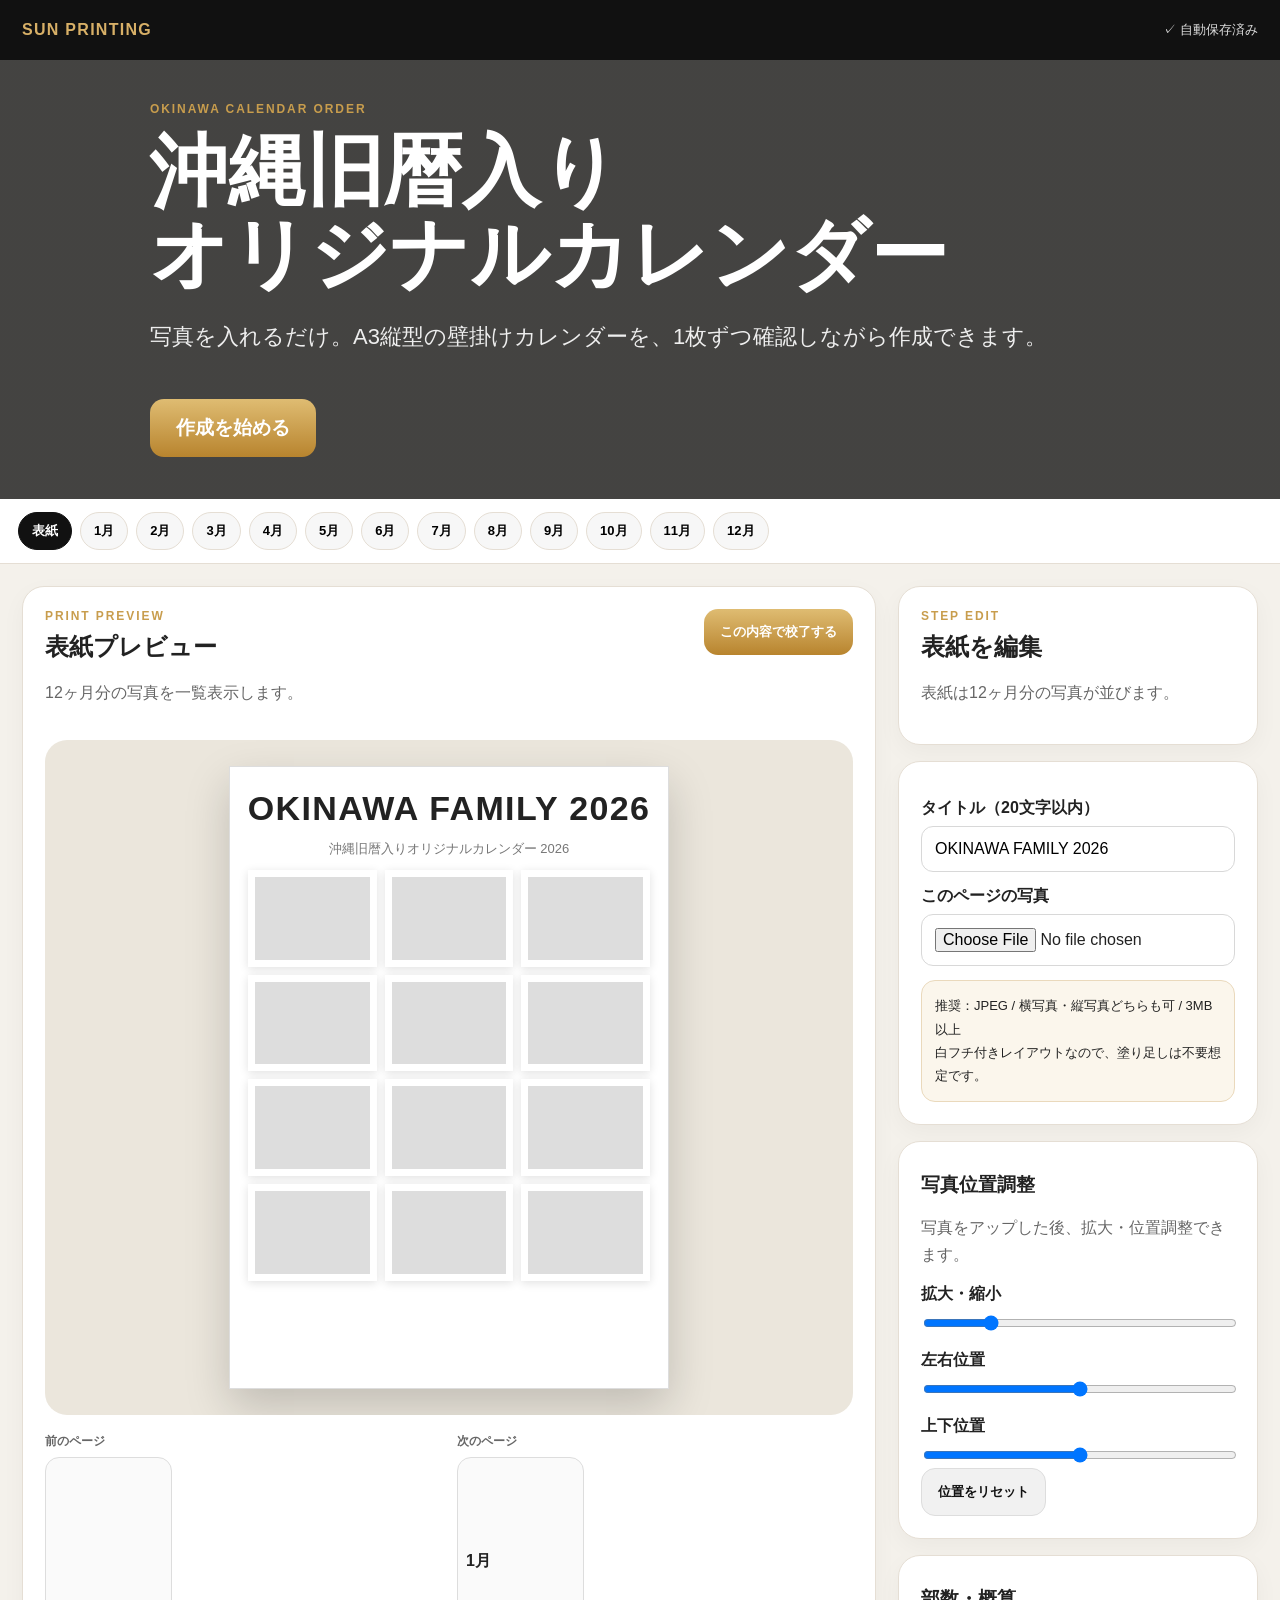
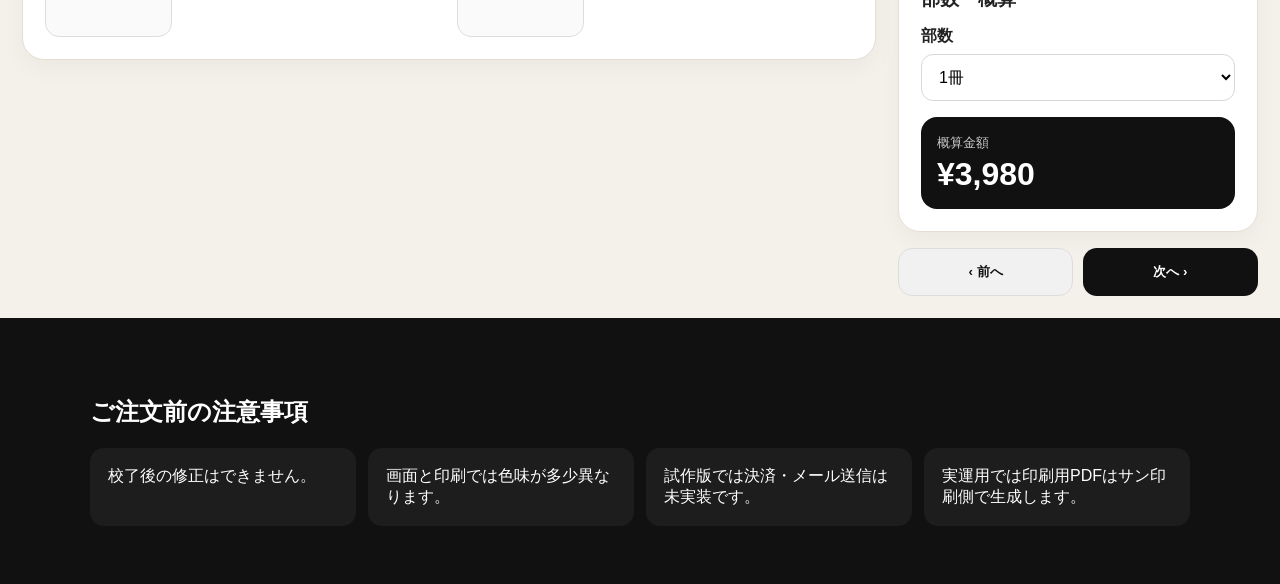
<file: index.html>
<!doctype html>
<html lang="ja">
<head>
<meta charset="utf-8">
<meta name="viewport" content="width=device-width, initial-scale=1">
<title>沖縄旧暦入りオリジナルカレンダー｜サン印刷</title>
<link rel="stylesheet" href="style.css">
</head>
<body>

<header class="topbar">
  <div class="logo">SUN PRINTING</div>
  <div class="saveStatus">✓ 自動保存済み</div>
</header>

<section class="hero">
  <div class="heroInner">
    <div class="eyebrow">OKINAWA CALENDAR ORDER</div>
    <h1>沖縄旧暦入り<br>オリジナルカレンダー</h1>
    <p>写真を入れるだけ。A3縦型の壁掛けカレンダーを、1枚ずつ確認しながら作成できます。</p>
    <a href="#editor" class="heroBtn">作成を始める</a>
  </div>
</section>

<div class="stepbar">
  <div id="stepList" class="stepList"></div>
</div>

<main id="editor" class="editor">
  <section class="previewPanel">
    <div class="previewHead">
      <div>
        <div class="small">PRINT PREVIEW</div>
        <h2 id="previewTitle">表紙プレビュー</h2>
        <p id="previewNote">A3縦型の仕上がり比率に近いプレビューです。</p>
      </div>
      <button id="approveBtnTop" class="approveBtn desktopOnly" type="button">この内容で校了する</button>
    </div>

    <div class="a3Stage">
      <div id="sheetHolder"></div>
    </div>

    <div class="miniCompare desktopOnly">
      <div>
        <span>前のページ</span>
        <div id="prevMini" class="miniPreview"></div>
      </div>
      <div>
        <span>次のページ</span>
        <div id="nextMini" class="miniPreview"></div>
      </div>
    </div>
  </section>

  <aside class="controlPanel">
    <div class="card">
      <div class="small">STEP EDIT</div>
      <h2 id="editTitle">表紙を編集</h2>
      <p id="editDesc">表紙は12ヶ月分の写真を一覧で配置します。</p>
    </div>

    <div class="card">
      <label>タイトル（20文字以内）</label>
      <input id="titleInput" maxlength="20" value="OKINAWA FAMILY 2026">

      <label>このページの写真</label>
      <input id="fileInput" type="file" accept="image/*">

      <div class="tip">
        推奨：JPEG / 横写真・縦写真どちらも可 / 3MB以上<br>
        白フチ付きレイアウトなので、塗り足しは不要想定です。
      </div>

      <div id="qualityWarning" class="qualityWarning hidden">
        写真容量が小さいため、印刷時に粗くなる可能性があります。
      </div>
    </div>

    <div class="card">
      <h3>写真位置調整</h3>
      <p class="subText">写真をアップした後、拡大・位置調整できます。</p>

      <label>拡大・縮小</label>
      <input id="zoom" type="range" min="80" max="180" value="100">

      <label>左右位置</label>
      <input id="xPos" type="range" min="0" max="100" value="50">

      <label>上下位置</label>
      <input id="yPos" type="range" min="0" max="100" value="50">

      <button id="resetBtn" class="lightBtn" type="button">位置をリセット</button>
    </div>

    <div class="card">
      <h3>部数・概算</h3>
      <label>部数</label>
      <select id="qty">
        <option value="1">1冊</option>
        <option value="3">3冊</option>
        <option value="5">5冊</option>
        <option value="10">10冊</option>
      </select>
      <div class="priceBox">
        <span>概算金額</span>
        <strong id="price">¥3,980</strong>
      </div>
    </div>

    <div class="moveBtns">
      <button id="prevBtn" class="backBtn" type="button">‹ 前へ</button>
      <button id="nextBtn" class="nextBtn" type="button">次へ ›</button>
    </div>

    <button id="approveBtnBottom" class="approveBtn mobileApprove" type="button">この内容で校了する</button>
  </aside>
</main>

<section class="notesSection">
  <div class="wrap">
    <h2>ご注文前の注意事項</h2>
    <div class="noteGrid">
      <div>校了後の修正はできません。</div>
      <div>画面と印刷では色味が多少異なります。</div>
      <div>試作版では決済・メール送信は未実装です。</div>
      <div>実運用では印刷用PDFはサン印刷側で生成します。</div>
    </div>
  </div>
</section>

<script src="script.js"></script>
</body>
</html>
</file>
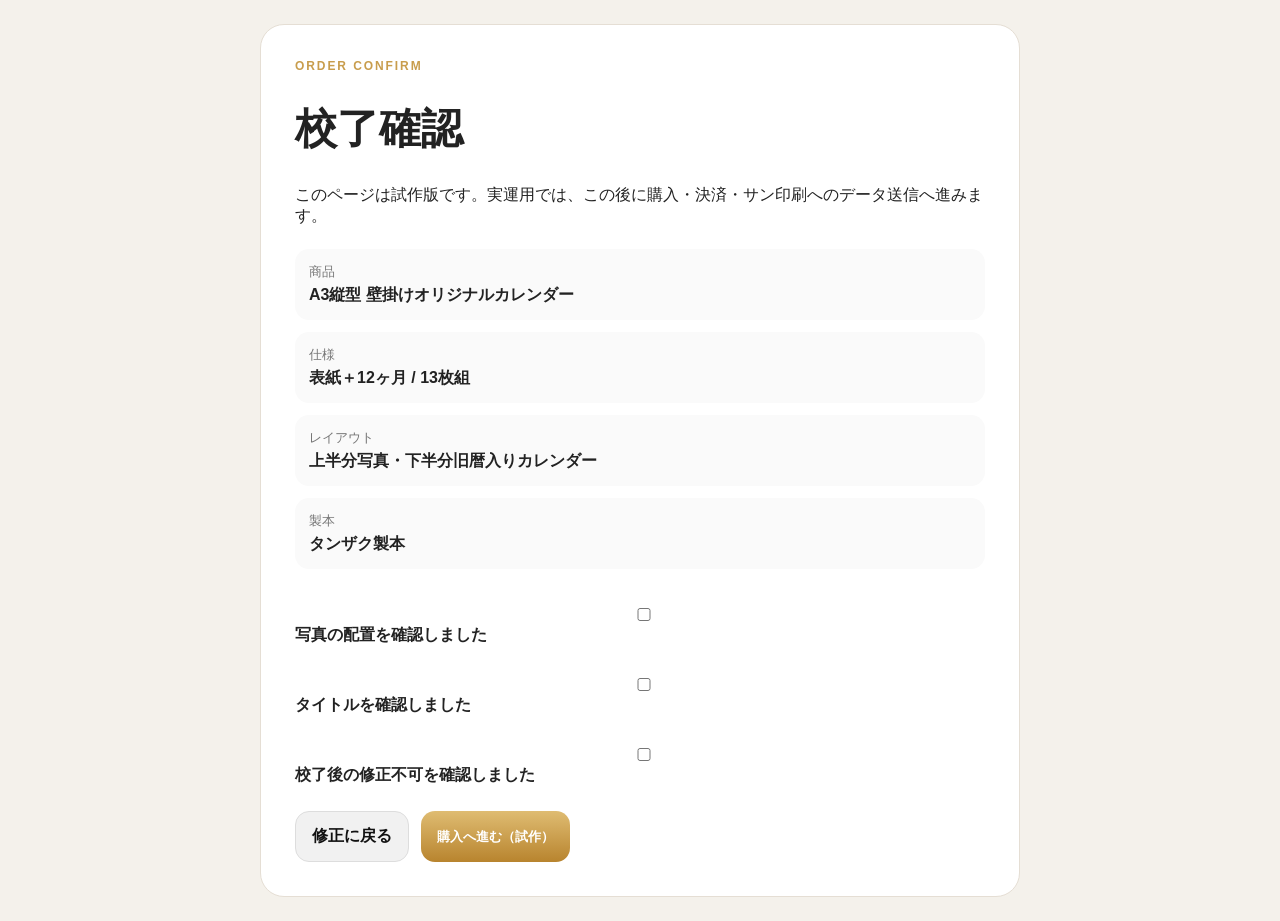
<file: order.html>
<!doctype html>
<html lang="ja">
<head>
<meta charset="utf-8">
<meta name="viewport" content="width=device-width, initial-scale=1">
<title>校了確認｜沖縄旧暦入りオリジナルカレンダー</title>
<link rel="stylesheet" href="style.css">
</head>
<body>
<main class="orderPage">
  <div class="orderCard">
    <div class="small">ORDER CONFIRM</div>
    <h1>校了確認</h1>
    <p>このページは試作版です。実運用では、この後に購入・決済・サン印刷へのデータ送信へ進みます。</p>

    <div class="summary">
      <div><span>商品</span><strong>A3縦型 壁掛けオリジナルカレンダー</strong></div>
      <div><span>仕様</span><strong>表紙＋12ヶ月 / 13枚組</strong></div>
      <div><span>レイアウト</span><strong>上半分写真・下半分旧暦入りカレンダー</strong></div>
      <div><span>製本</span><strong>タンザク製本</strong></div>
    </div>

    <div class="checkBox">
      <label><input type="checkbox"> 写真の配置を確認しました</label>
      <label><input type="checkbox"> タイトルを確認しました</label>
      <label><input type="checkbox"> 校了後の修正不可を確認しました</label>
    </div>

    <div class="orderActions">
      <a href="index.html#editor" class="lightBtn linkBtn">修正に戻る</a>
      <button class="approveBtn" type="button">購入へ進む（試作）</button>
    </div>
  </div>
</main>
</body>
</html>
</file>
<file: style.css>
:root{
  --bg:#f4f1eb;
  --paper:#fff;
  --ink:#222;
  --muted:#666;
  --line:#e5ded4;
  --gold:#c89d4d;
  --dark:#111;
  --red:#c92720;
}
*{box-sizing:border-box}
body{
  margin:0;
  background:var(--bg);
  color:var(--ink);
  font-family:-apple-system,BlinkMacSystemFont,"Hiragino Sans","Yu Gothic",Meiryo,sans-serif;
}
.topbar{
  position:sticky;
  top:0;
  z-index:30;
  height:60px;
  background:#111;
  color:#fff;
  display:flex;
  align-items:center;
  justify-content:space-between;
  padding:0 22px;
}
.logo{font-weight:900;letter-spacing:.08em;color:#d8b067}
.saveStatus{font-size:13px;color:#ddd}
.hero{
  min-height:46vh;
  display:flex;
  align-items:center;
  background:
    linear-gradient(rgba(0,0,0,.72),rgba(0,0,0,.72)),
    url('https://images.unsplash.com/photo-1506744038136-46273834b3fb?q=80&w=1600&auto=format&fit=crop') center/cover;
}
.heroInner{
  width:min(980px,92%);
  margin:auto;
  color:#fff;
  padding:42px 0;
}
.eyebrow,.small{
  color:var(--gold);
  font-size:12px;
  font-weight:900;
  letter-spacing:.16em;
}
.hero h1{
  font-size:clamp(38px,8vw,78px);
  line-height:1.06;
  margin:14px 0;
}
.hero p{
  font-size:clamp(16px,2vw,22px);
  line-height:1.8;
  color:#eee;
}
.heroBtn{
  display:inline-block;
  margin-top:20px;
  background:linear-gradient(180deg,#dfbc72,#b8842e);
  color:#fff;
  text-decoration:none;
  padding:16px 26px;
  border-radius:14px;
  font-size:19px;
  font-weight:900;
}
.stepbar{
  position:sticky;
  top:60px;
  z-index:25;
  background:#fff;
  border-bottom:1px solid var(--line);
  overflow:auto;
}
.stepList{
  display:flex;
  gap:8px;
  padding:13px 18px;
  min-width:max-content;
}
.step{
  border:1px solid var(--line);
  background:#f7f7f7;
  border-radius:999px;
  padding:9px 13px;
  font-size:13px;
  font-weight:800;
  cursor:pointer;
}
.step.done{background:#f5ead7;border-color:#e0c792}
.step.active{background:#111;color:#fff;border-color:#111}
.editor{
  display:grid;
  grid-template-columns:minmax(0,1fr) 360px;
  gap:22px;
  padding:22px;
  align-items:start;
}
.controlPanel{
  display:flex;
  flex-direction:column;
  gap:16px;
  position:sticky;
  top:124px;
}
.card,.previewPanel{
  background:#fff;
  border:1px solid var(--line);
  border-radius:22px;
  padding:22px;
  box-shadow:0 8px 24px rgba(0,0,0,.04);
}
.card h2,.card h3,.previewHead h2{margin:8px 0}
.card p,.subText,#previewNote{color:var(--muted);line-height:1.7}
label{
  display:block;
  font-weight:800;
  margin:14px 0 7px;
}
input,select{
  width:100%;
  border:1px solid #d8d8d8;
  border-radius:12px;
  padding:13px;
  font-size:16px;
  background:#fff;
}
input[type="range"]{padding:0}
.tip{
  margin-top:14px;
  padding:13px;
  border-radius:14px;
  background:#fbf6ec;
  border:1px solid #ead9bc;
  font-size:13px;
  line-height:1.8;
}
.qualityWarning{
  margin-top:12px;
  padding:12px;
  border-radius:12px;
  background:#fff0f0;
  border:1px solid #e5aaa5;
  color:#a3130d;
  font-weight:700;
  font-size:13px;
}
.hidden{display:none}
.lightBtn,.backBtn,.nextBtn,.approveBtn{
  border:0;
  border-radius:14px;
  padding:14px 16px;
  font-weight:900;
  cursor:pointer;
}
.lightBtn,.backBtn{
  background:#f1f1f1;
  color:#111;
  border:1px solid #ddd;
}
.nextBtn{
  background:#111;
  color:#fff;
}
.moveBtns{
  display:grid;
  grid-template-columns:1fr 1fr;
  gap:10px;
}
.priceBox{
  margin-top:16px;
  background:#111;
  color:#fff;
  border-radius:16px;
  padding:16px;
}
.priceBox span{color:#ccc;font-size:13px}
.priceBox strong{display:block;font-size:32px;margin-top:4px}
.previewHead{
  display:flex;
  justify-content:space-between;
  align-items:flex-start;
  gap:20px;
}
.approveBtn{
  background:linear-gradient(180deg,#dfbc72,#b8842e);
  color:#fff;
}
.mobileApprove{display:none}
.a3Stage{
  margin-top:18px;
  background:#ebe6dc;
  border-radius:22px;
  padding:26px;
  overflow:auto;
  display:flex;
  justify-content:center;
}
.printSheet{
  width:min(600px,100%);
  aspect-ratio:297/420;
  background:#fff;
  box-shadow:0 18px 42px rgba(0,0,0,.18);
  border:1px solid #ddd;
}
.monthSheet{
  display:grid;
  grid-template-rows:48% 52%;
}
.photoArea{
  border:18px solid #fff;
  background:#ddd center/cover no-repeat;
}
.calendarArea{
  padding:12px 16px 18px;
  border-top:1px solid #eee;
}
.monthName{
  font-size:30px;
  font-weight:900;
  margin-bottom:8px;
}
.calGrid{
  display:grid;
  grid-template-columns:repeat(7,1fr);
  gap:3px;
}
.day{
  min-height:27px;
  border:1px solid #eee;
  background:#fafafa;
  border-radius:3px;
  padding:2px;
  font-size:10px;
}
.sun{color:var(--red)}
.sat{color:#064fa3}
.coverSheet{
  padding:18px;
}
.coverTitle{
  text-align:center;
  font-size:34px;
  font-weight:900;
  letter-spacing:.04em;
  margin:4px 0 12px;
}
.coverSub{text-align:center;color:#777;margin-bottom:12px;font-size:13px}
.coverGrid{
  display:grid;
  grid-template-columns:repeat(3,1fr);
  gap:8px;
}
.coverThumb{
  aspect-ratio:4/3;
  border:7px solid #fff;
  background:#ddd center/cover no-repeat;
  box-shadow:0 2px 9px rgba(0,0,0,.12);
}
.miniCompare{
  margin-top:18px;
  display:grid;
  grid-template-columns:1fr 1fr;
  gap:16px;
}
.miniCompare span{
  display:block;
  color:#666;
  font-size:12px;
  font-weight:900;
  margin-bottom:7px;
}
.miniPreview{
  aspect-ratio:297/420;
  background:#fafafa;
  border:1px solid #ddd;
  border-radius:14px;
  overflow:hidden;
  max-height:180px;
}
.notesSection{
  padding:58px 0;
  background:#111;
  color:#fff;
}
.wrap{width:min(1100px,92%);margin:auto}
.noteGrid{
  display:grid;
  grid-template-columns:repeat(4,1fr);
  gap:12px;
}
.noteGrid div{
  background:#1d1d1d;
  padding:18px;
  border-radius:14px;
}
.orderPage{
  min-height:100vh;
  display:flex;
  align-items:center;
  justify-content:center;
  padding:24px;
}
.orderCard{
  width:min(760px,96%);
  background:#fff;
  border:1px solid var(--line);
  border-radius:24px;
  padding:34px;
}
.orderCard h1{font-size:42px}
.summary{
  display:grid;
  gap:12px;
  margin:22px 0;
}
.summary div{
  background:#fafafa;
  border-radius:14px;
  padding:14px;
}
.summary span{display:block;color:#777;font-size:13px}
.summary strong{display:block;margin-top:4px}
.checkBox{
  display:grid;
  gap:8px;
  margin:18px 0;
}
.orderActions{display:flex;gap:12px;flex-wrap:wrap}
.linkBtn{text-decoration:none;display:inline-flex;align-items:center;justify-content:center}
@media(max-width:980px){
  .hero{min-height:40vh}
  .editor{
    display:flex;
    flex-direction:column;
    padding:12px;
  }
  .previewPanel{order:1;padding:14px}
  .controlPanel{
    order:2;
    position:static;
  }
  .desktopOnly{display:none!important}
  .mobileApprove{display:block;width:100%;font-size:17px}
  .previewHead{display:block}
  .a3Stage{
    padding:14px;
    border-radius:18px;
    max-height:none;
  }
  .printSheet{
    width:min(92vw,430px);
    max-width:none;
  }
  .photoArea{border:12px solid #fff}
  .calendarArea{padding:10px}
  .monthName{font-size:24px}
  .day{
    min-height:20px;
    font-size:8px;
  }
  .coverTitle{font-size:24px}
  .coverGrid{grid-template-columns:repeat(3,1fr);gap:5px}
  .coverThumb{border:4px solid #fff}
  .noteGrid{grid-template-columns:1fr}
  .card{padding:18px}
  .stepbar{top:60px}
}
</file>
